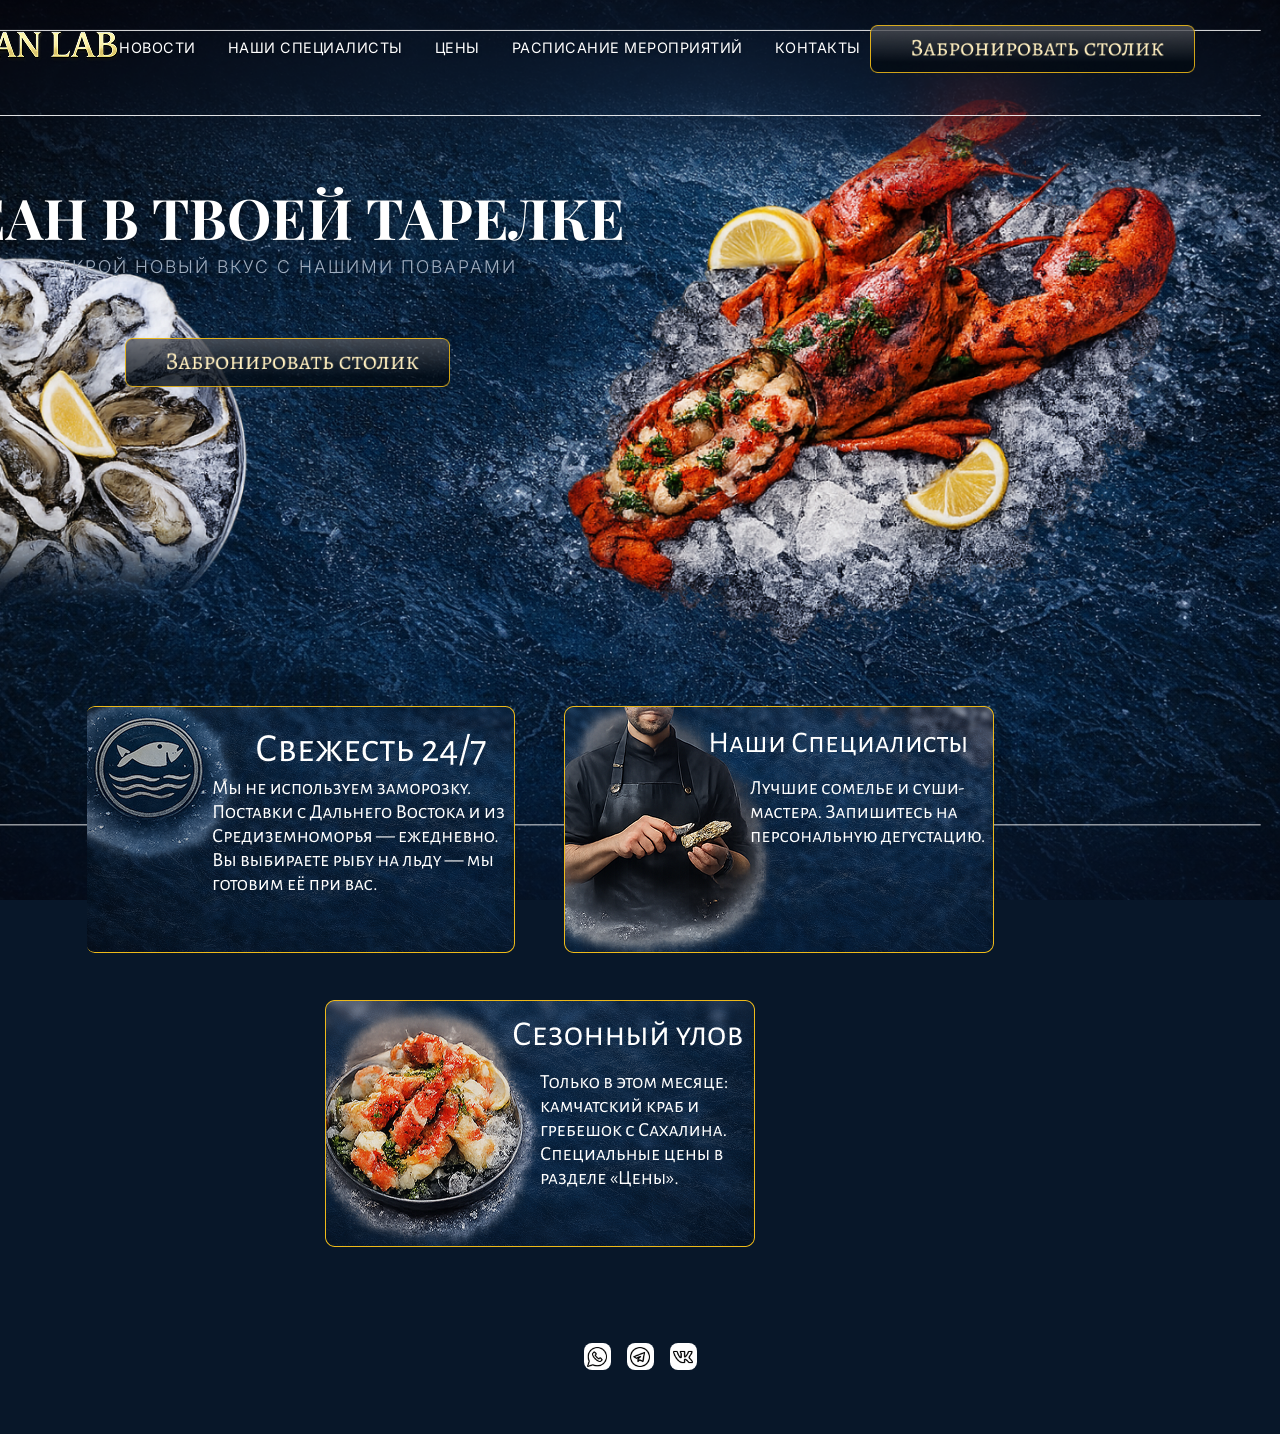
<file: index.html>
<!DOCTYPE html>
<html lang="ru">
<head>
    <meta charset="UTF-8">
    <meta name="viewport" content="width=device-width, initial-scale=1.0">
    <title>OCEAN LAB - Океан в твоей тарелке</title>
    
    <!-- Подключение шрифтов -->
    <link rel="preconnect" href="https://fonts.googleapis.com">
    <link rel="preconnect" href="https://fonts.gstatic.com" crossorigin>
    <link href="https://fonts.googleapis.com/css2?family=Playfair+Display:wght@400;600;700&family=Inter:wght@300;400;500;600&display=swap" rel="stylesheet">
    
    <!-- Подключение внешнего CSS файла -->
    <link rel="stylesheet" href="style.css">
</head>
<body>
    <!-- Фоновое изображение -->
    <div class="background-image"></div>

    <header>
        <div class="container">
            <div class="header-content">
                <!-- Логотип с изображением Rectangle 13.png -->
                <a href="index.html" class="logo">
                    <img src="Rectangle 13.png" alt="OCEAN LAB" width="325" height="100">
                </a>

                <nav>
                    <ul>
                        <li><a href="news.html">Новости</a></li>
                        <li><a href="spesialist.html">Наши специалисты</a></li>
                        <li><a href="menu.html">Цены</a></li>
                        <li><a href="schedule.html">Расписание мероприятий</a></li>
                        <li><a href="contact.html">Контакты</a></li>
                    </ul>
                </nav>

                <a href="reserve.html" class="logo">
                    <img src="Group 3.png" alt="Забронировать столик" width="200" height="60">
                </a>

                <button class="mobile-menu-btn" onclick="toggleMenu()">
                    <span></span>
                    <span></span>
                    <span></span>
                </button>
            </div>
        </div>
    </header>

    <main>
        <section class="hero">
            <div class="container">
                <div class="hero-content">
                    <div class="hero-text">
                        <h1>ОКЕАН В ТВОЕЙ ТАРЕЛКЕ</h1>
                        <p class="hero-subtitle">Открой новый вкус с нашими поварами</p>
                        <a href="reserve.html" class="logo">
                           <img src="Group 3.png" alt="Забронировать столик" width="200" height="60">
                        </a>
                    </div>
                </div>
            </div>
        </section>

        <section class="features">
            <div class="container">
                <div class="features-grid">
                    <!-- Блок 1: Rectangle 10.png -->
                    <div class="feature-card">
                        <img src="Rectangle 10.png" alt="Блок 1" width="430" height="247">
                    </div>

                    <!-- Блок 2: Rectangle 12.png -->
                    <div class="feature-card">
                        <img src="Rectangle 12.png" alt="Блок 2" width="430" height="247">
                    </div>

                    <!-- Блок 3: Rectangle 14.png -->
                    <div class="feature-card">
                        <img src="Rectangle 14.png" alt="Блок 3" width="430" height="247">
                    </div>
                </div>
            </div>
        </section>
    </main>
    
    <!-- Социальные ссылки (вместо footer) -->
    <div class="social-links">
        <!-- WhatsApp -->
        <a href="#" class="social-link whatsapp" aria-label="WhatsApp">
            <img src="free-icon-whatsapp-1077055.png" alt="WhatsApp" width="24" height="24">
        </a>
        
        <!-- Telegram -->
        <a href="#" class="social-link telegram" aria-label="Telegram">
            <img src="free-icon-telegram-2111813.png" alt="Telegram" width="24" height="24">
        </a>
        
        <!-- VK -->
        <a href="#" class="social-link vk" aria-label="VK">
            <img src="free-icon-vk-2111828.png" alt="VK" width="24" height="24">
        </a>
    </div>
</body>
</html>
</file>
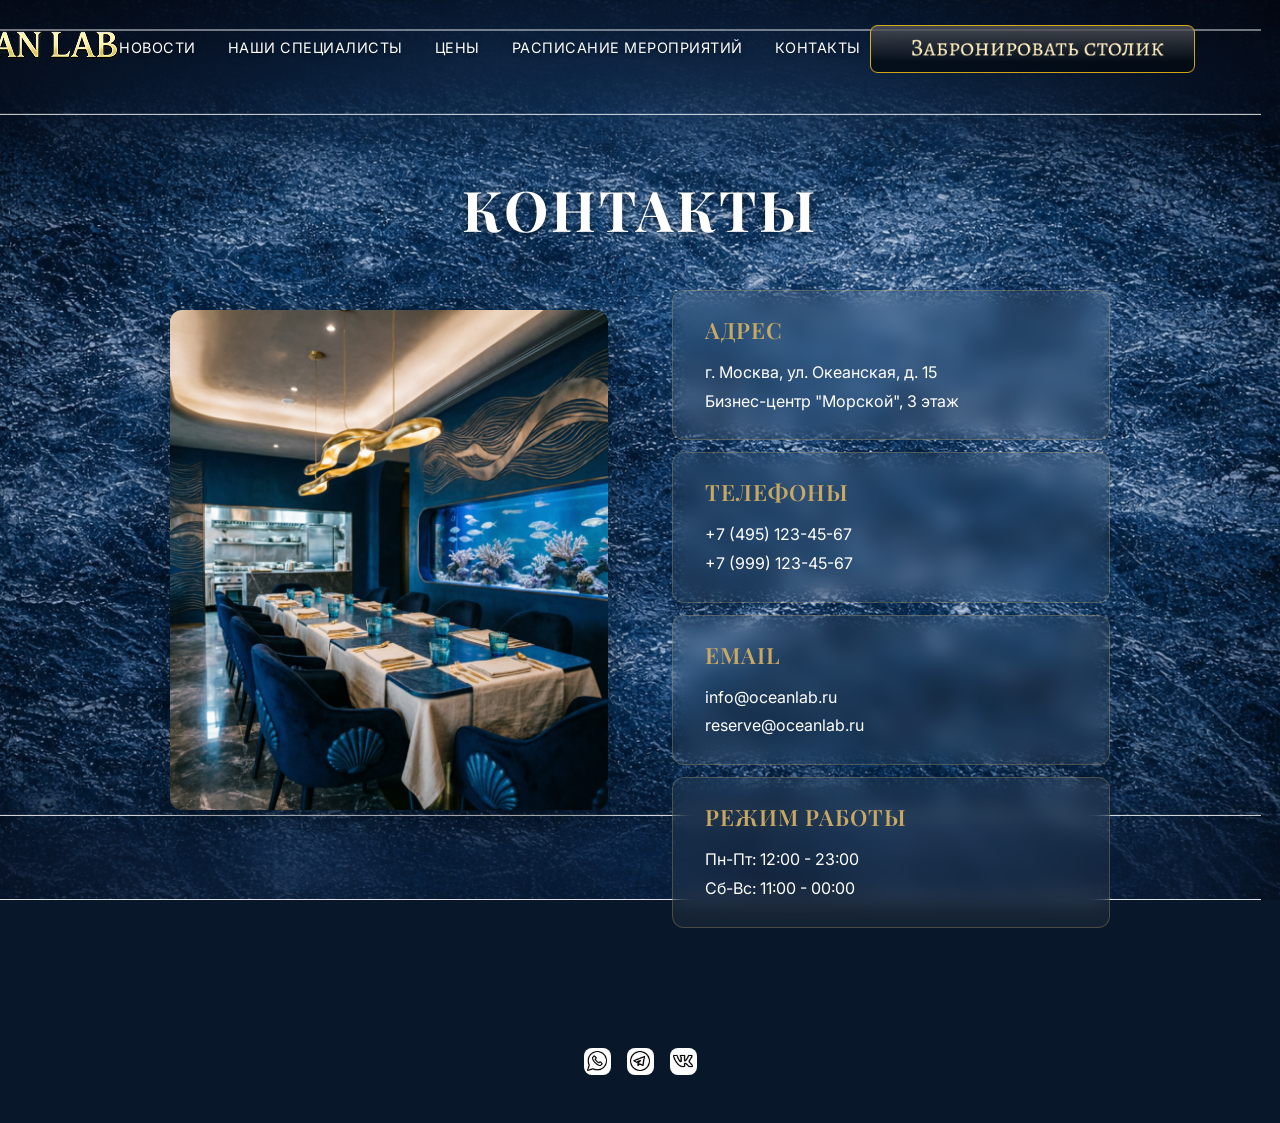
<file: contact.html>
<!DOCTYPE html>
<html lang="ru">
<head>
    <meta charset="UTF-8">
    <meta name="viewport" content="width=device-width, initial-scale=1.0">
    <title>Контакты - OCEAN LAB</title>
    
    <!-- Подключение шрифтов -->
    <link rel="preconnect" href="https://fonts.googleapis.com">
    <link rel="preconnect" href="https://fonts.gstatic.com" crossorigin>
    <link href="https://fonts.googleapis.com/css2?family=Playfair+Display:wght@400;600;700&family=Inter:wght@300;400;500;600&display=swap" rel="stylesheet">
    
    <!-- Подключение CSS -->
    <link rel="stylesheet" href="style.css">
    <link rel="stylesheet" href="contacts-style.css">
</head>
<body>
    <!-- Фоновое изображение -->
    <div class="background-image-all"></div>

    <!-- Header (как на главной) -->
    <header>
        <div class="container">
            <div class="header-content">
                <a href="index.html" class="logo">
                    <img src="Rectangle 13.png" alt="OCEAN LAB" width="325" height="100">
                </a>

                <nav>
                    <ul>
                        <li><a href="news.html">Новости</a></li>
                        <li><a href="spesialist.html">Наши специалисты</a></li>
                        <li><a href="menu.html">Цены</a></li>
                        <li><a href="schedule.html">Расписание мероприятий</a></li>
                        <li><a href="contact.html">Контакты</a></li>
                    </ul>
                </nav>

                <a href="reserve.html" class="logo">
                    <img src="Group 3.png" alt="Забронировать столик" width="200" height="60">
                </a>

                <button class="mobile-menu-btn" onclick="toggleMenu()">
                    <span></span>
                    <span></span>
                    <span></span>
                </button>
            </div>
        </div>
    </header>

    <!-- Секция Контакты -->
    <main>
        <section class="contacts-section">
            <div class="container">
                <h1 class="contacts-title">КОНТАКТЫ</h1>
                
                <div class="contacts-content">
                    <!-- Фотография учреждения -->
                    <div class="contacts-image">
                        <img src="Вставленное изображение.png" alt="OCEAN LAB - Ресторан">
                    </div>

                    <!-- Контактная информация -->
                    <div class="contacts-info">
                        <!-- Адрес -->
                        <div class="contact-block">
                            <h3 class="contact-block-title">Адрес</h3>
                            <p class="contact-text">
                                г. Москва, ул. Океанская, д. 15<br>
                                Бизнес-центр "Морской", 3 этаж
                            </p>
                        </div>

                        <!-- Телефоны -->
                        <div class="contact-block">
                            <h3 class="contact-block-title">Телефоны</h3>
                            <p class="contact-text">
                                 <a href="tel:+74951234567">+7 (495) 123-45-67</a><br>
                                 <a href="tel:+79991234567">+7 (999) 123-45-67</a>
                            </p>
                        </div>

                        <!-- Email -->
                        <div class="contact-block">
                            <h3 class="contact-block-title">Email</h3>
                            <p class="contact-text">
                                <a href="mailto:info@oceanlab.ru">info@oceanlab.ru</a><br>
                                <a href="mailto:reserve@oceanlab.ru">reserve@oceanlab.ru</a>
                            </p>
                        </div>

                        <!-- Режим работы -->
                        <div class="contact-block">
                            <h3 class="contact-block-title">Режим работы</h3>
                            <p class="contact-text">
                                Пн-Пт: 12:00 - 23:00<br>
                                Сб-Вс: 11:00 - 00:00
                            </p>
                        </div>
                    </div>
                </div>
            </div>
        </section>
    </main>
    
    <!-- Социальные ссылки -->
    <div class="social-links">
        <a href="#" class="social-link whatsapp" aria-label="WhatsApp">
            <img src="free-icon-whatsapp-1077055.png" alt="WhatsApp" width="24" height="24">
        </a>
        
        <a href="#" class="social-link telegram" aria-label="Telegram">
            <img src="free-icon-telegram-2111813.png" alt="Telegram" width="24" height="24">
        </a>
        
        <a href="#" class="social-link vk" aria-label="VK">
            <img src="free-icon-vk-2111828.png" alt="VK" width="24" height="24">
        </a>
    </div>
</body>
</html>
</file>
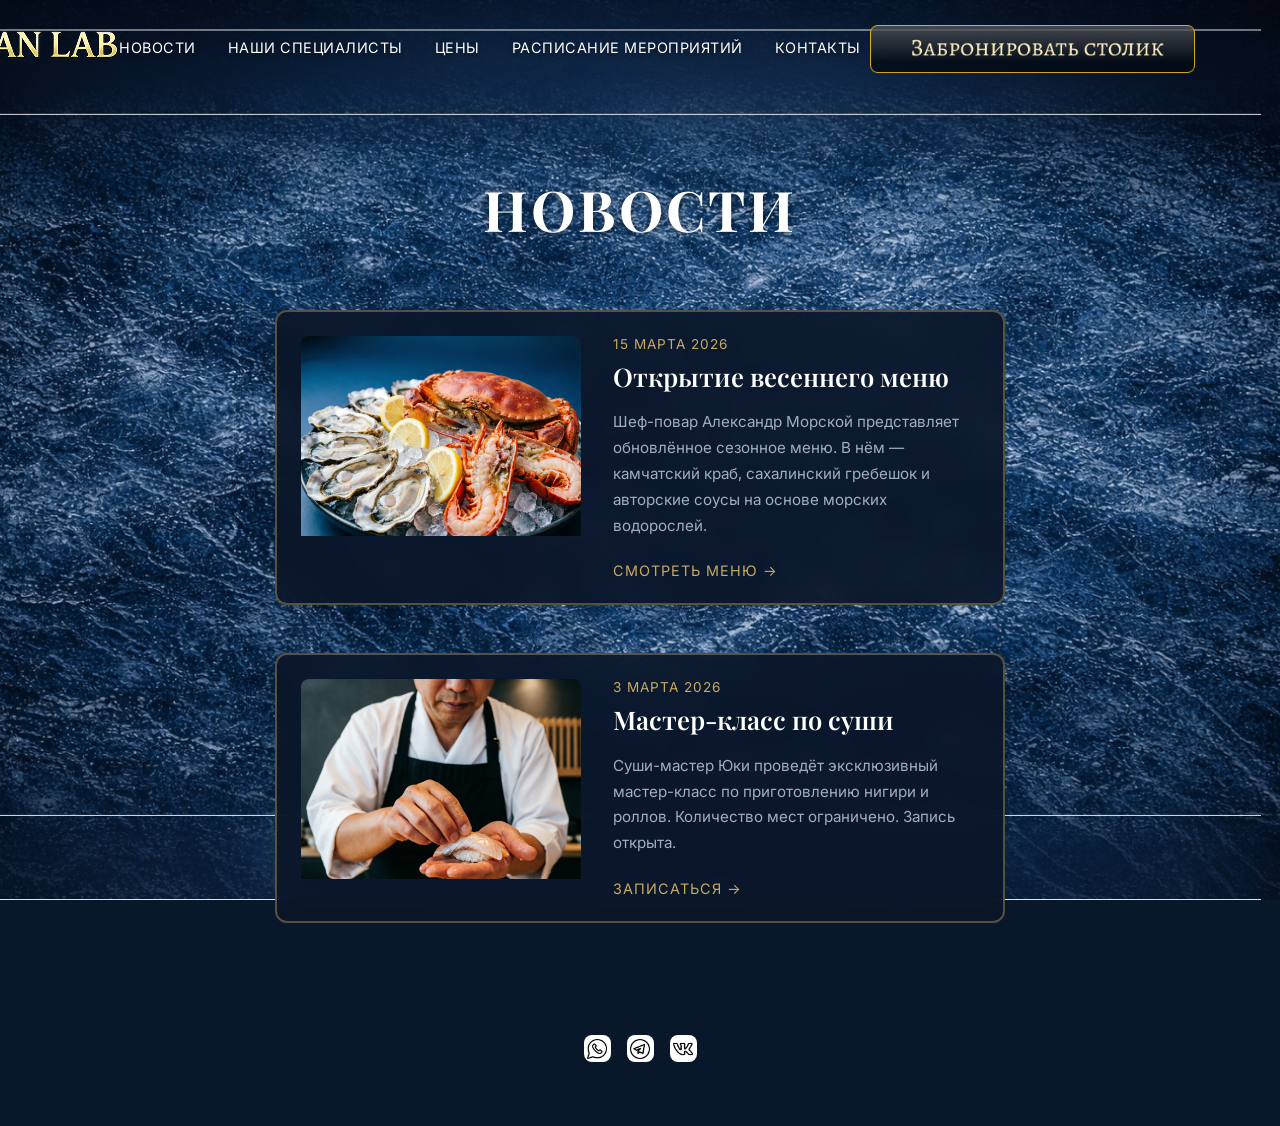
<file: news.html>
<!DOCTYPE html>
<html lang="ru">
<head>
    <meta charset="UTF-8">
    <meta name="viewport" content="width=device-width, initial-scale=1.0">
    <title>Новости - OCEAN LAB</title>
    
    <!-- Подключение шрифтов -->
    <link rel="preconnect" href="https://fonts.googleapis.com">
    <link rel="preconnect" href="https://fonts.gstatic.com" crossorigin>
    <link href="https://fonts.googleapis.com/css2?family=Playfair+Display:wght@400;600;700&family=Inter:wght@300;400;500;600&display=swap" rel="stylesheet">
    
    <!-- Подключение CSS -->
    <link rel="stylesheet" href="style.css">
    <link rel="stylesheet" href="news-style.css">
</head>
<body>
    <!-- Фоновое изображение -->
    <div class="background-image-all"></div>

    <!-- Header (как на главной) -->
    <header>
        <div class="container">
            <div class="header-content">
                <a href="index.html" class="logo">
                    <img src="Rectangle 13.png" alt="OCEAN LAB" width="325" height="100">
                </a>

                <nav>
                    <ul>
                        <li><a href="news.html">Новости</a></li>
                        <li><a href="spesialist.html">Наши специалисты</a></li>
                        <li><a href="menu.html">Цены</a></li>
                        <li><a href="schedule.html">Расписание мероприятий</a></li>
                        <li><a href="contact.html">Контакты</a></li>
                    </ul>
                </nav>

                <a href="reserve.html" class="logo">
                    <img src="Group 3.png" alt="Забронировать столик" width="200" height="60">
                </a>

                <button class="mobile-menu-btn" onclick="toggleMenu()">
                    <span></span>
                    <span></span>
                    <span></span>
                </button>
            </div>
        </div>
    </header>

    <!-- Секция Новости -->
    <main>
        <section class="news-section">
            <div class="container">
                <h1 class="news-title">НОВОСТИ</h1>
                
                <div class="news-list">
                    <!-- Новость 1 -->
                    <article class="news-card">
                        <div class="news-image">
                            <img src="Вставленное изображение (2).png" alt="Новое меню">
                        </div>
                        <div class="news-content">
                            <time class="news-date">15 марта 2026</time>
                            <h2 class="news-headline">Открытие весеннего меню</h2>
                            <p class="news-text">
                                Шеф-повар Александр Морской представляет обновлённое сезонное меню. 
                                В нём — камчатский краб, сахалинский гребешок и авторские соусы 
                                на основе морских водорослей.
                            </p>
                            <a href="menu.html" class="news-link">Смотреть меню →</a>
                        </div>
                    </article>

                    <!-- Новость 2 -->
                    <article class="news-card">
                        <div class="news-image">
                            <img src="Вставленное изображение (3).png" alt="Мастер-класс">
                        </div>
                        <div class="news-content">
                            <time class="news-date">3 марта 2026</time>
                            <h2 class="news-headline">Мастер-класс по суши</h2>
                            <p class="news-text">
                                Суши-мастер Юки проведёт эксклюзивный мастер-класс по приготовлению 
                                нигири и роллов. Количество мест ограничено. Запись открыта.
                            </p>
                            <a href="schedule.html" class="news-link">Записаться →</a>
                        </div>
                    </article>
                </div>
            </div>
        </section>
    </main>
    
    <!-- Социальные ссылки -->
    <div class="social-links">
        <a href="#" class="social-link whatsapp" aria-label="WhatsApp">
            <img src="free-icon-whatsapp-1077055.png" alt="WhatsApp" width="24" height="24">
        </a>
        
        <a href="#" class="social-link telegram" aria-label="Telegram">
            <img src="free-icon-telegram-2111813.png" alt="Telegram" width="24" height="24">
        </a>
        
        <a href="#" class="social-link vk" aria-label="VK">
            <img src="free-icon-vk-2111828.png" alt="VK" width="24" height="24">
        </a>
    </div>
</body>
</html>
</file>
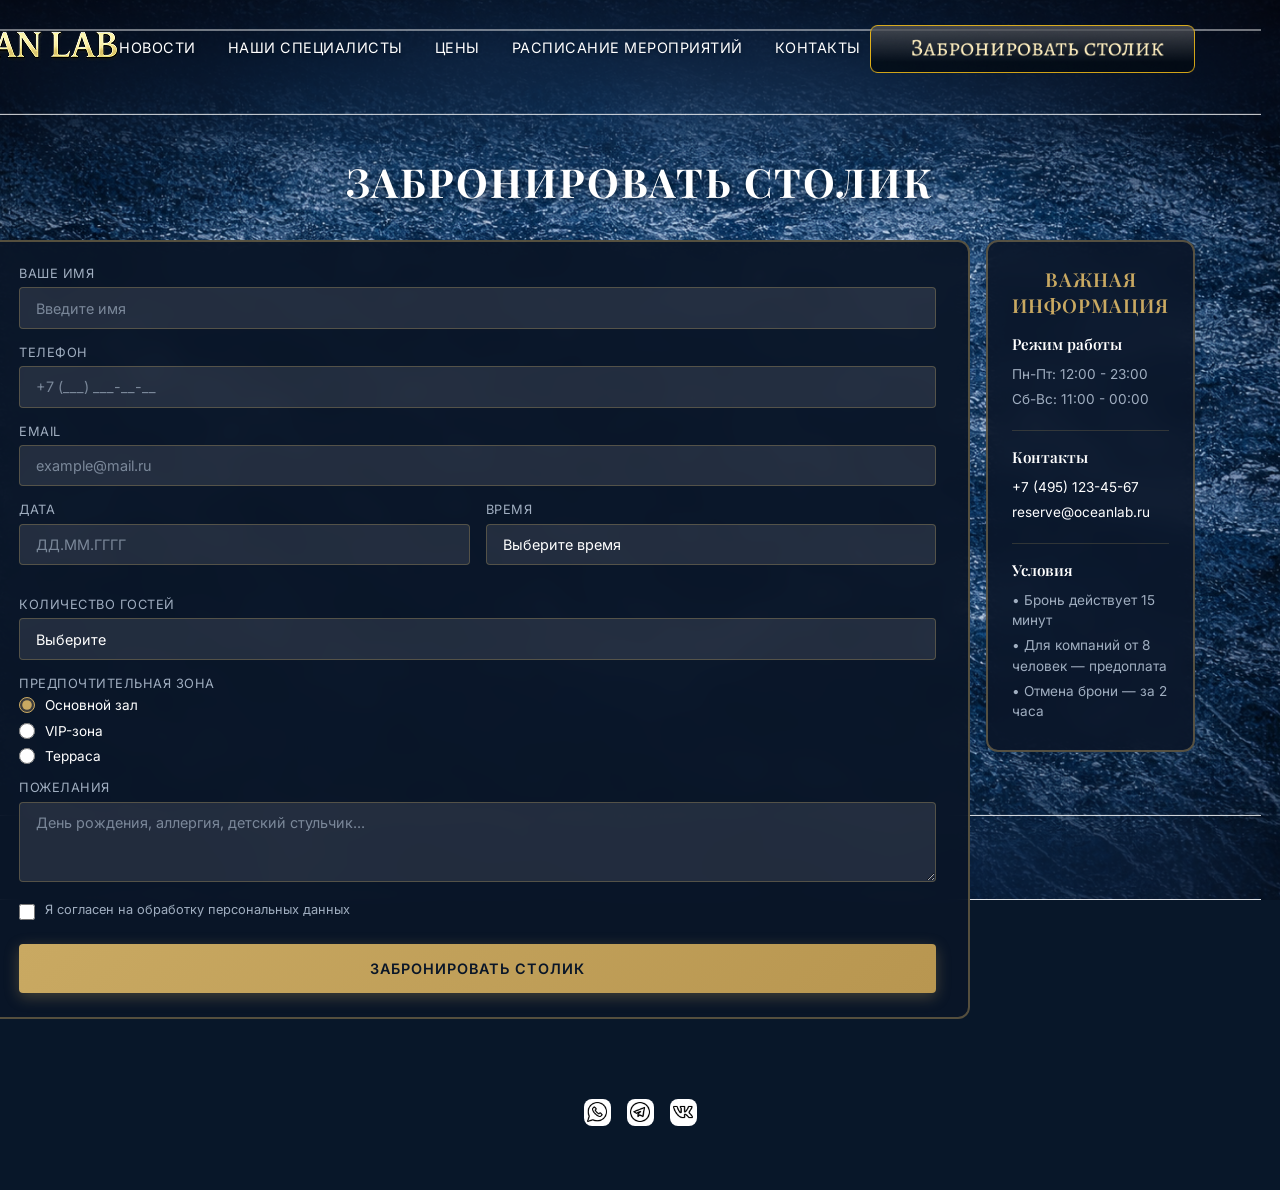
<file: reserve.html>
<!DOCTYPE html>
<html lang="ru">
<head>
    <meta charset="UTF-8">
    <meta name="viewport" content="width=device-width, initial-scale=1.0">
    <title>Забронировать столик - OCEAN LAB</title>
    
    <!-- Подключение шрифтов -->
    <link rel="preconnect" href="https://fonts.googleapis.com">
    <link rel="preconnect" href="https://fonts.gstatic.com" crossorigin>
    <link href="https://fonts.googleapis.com/css2?family=Playfair+Display:wght@400;600;700&family=Inter:wght@300;400;500;600&display=swap" rel="stylesheet">
    
    <!-- Подключение CSS -->
    <link rel="stylesheet" href="style.css">
    <link rel="stylesheet" href="reserve-style.css">
</head>
<body>
    <!-- Фоновое изображение -->
    <div class="background-image-all"></div>

    <!-- Header (как на главной) -->
    <header>
        <div class="container">
            <div class="header-content">
                <a href="index.html" class="logo">
                    <img src="Rectangle 13.png" alt="OCEAN LAB" width="325" height="100">
                </a>

                <nav>
                    <ul>
                        <li><a href="news.html">Новости</a></li>
                        <li><a href="spesialist.html">Наши специалисты</a></li>
                        <li><a href="menu.html">Цены</a></li>
                        <li><a href="schedule.html">Расписание мероприятий</a></li>
                        <li><a href="contact.html">Контакты</a></li>
                    </ul>
                </nav>

                <a href="reserve.html" class="logo">
                    <img src="Group 3.png" alt="Забронировать столик" width="200" height="60">
                </a>

                <button class="mobile-menu-btn" onclick="toggleMenu()">
                    <span></span>
                    <span></span>
                    <span></span>
                </button>
            </div>
        </div>
    </header>

    <!-- Секция Бронирования -->
    <main>
        <section class="reserve-section">
            <div class="container">
                <h1 class="reserve-title">ЗАБРОНИРОВАТЬ СТОЛИК</h1>
                
                <div class="reserve-wrapper">
                    <!-- Форма бронирования -->
                    <form class="reserve-form" action="#" method="POST" novalidate>
                        
                        <!-- Имя -->
                        <div class="form-group">
                            <label for="name" class="form-label">Ваше имя</label>
                            <input type="text" id="name" name="name" class="form-input" placeholder="Введите имя">
                        </div>

                        <!-- Телефон -->
                        <div class="form-group">
                            <label for="phone" class="form-label">Телефон</label>
                            <input type="tel" id="phone" name="phone" class="form-input" placeholder="+7 (___) ___-__-__">
                        </div>

                        <!-- Email -->
                        <div class="form-group">
                            <label for="email" class="form-label">Email</label>
                            <input type="email" id="email" name="email" class="form-input" placeholder="example@mail.ru">
                        </div>

                        <!-- Дата и время -->
                        <div class="form-row">
                            <div class="form-group">
                                <label for="date" class="form-label">Дата</label>
                                <input type="text" id="date" name="date" class="form-input" placeholder="ДД.ММ.ГГГГ">
                            </div>
                            <div class="form-group">
                                <label for="time" class="form-label">Время</label>
                                <select id="time" name="time" class="form-input">
                                    <option value="">Выберите время</option>
                                    <option value="12:00">12:00</option>
                                    <option value="13:00">13:00</option>
                                    <option value="14:00">14:00</option>
                                    <option value="15:00">15:00</option>
                                    <option value="16:00">16:00</option>
                                    <option value="17:00">17:00</option>
                                    <option value="18:00">18:00</option>
                                    <option value="19:00">19:00</option>
                                    <option value="20:00">20:00</option>
                                    <option value="21:00">21:00</option>
                                    <option value="22:00">22:00</option>
                                </select>
                            </div>
                        </div>

                        <!-- Количество гостей -->
                        <div class="form-group">
                            <label for="guests" class="form-label">Количество гостей</label>
                            <select id="guests" name="guests" class="form-input">
                                <option value="">Выберите</option>
                                <option value="1">1 человек</option>
                                <option value="2">2 человека</option>
                                <option value="3">3 человека</option>
                                <option value="4">4 человека</option>
                                <option value="5">5 человек</option>
                                <option value="6">6 человек</option>
                                <option value="7+">7+ человек</option>
                            </select>
                        </div>

                        <!-- Зона -->
                        <div class="form-group">
                            <label class="form-label">Предпочтительная зона</label>
                            <div class="radio-group">
                                <label class="radio-label">
                                    <input type="radio" name="zone" value="main" checked>
                                    <span>Основной зал</span>
                                </label>
                                <label class="radio-label">
                                    <input type="radio" name="zone" value="vip">
                                    <span>VIP-зона</span>
                                </label>
                                <label class="radio-label">
                                    <input type="radio" name="zone" value="terrace">
                                    <span>Терраса</span>
                                </label>
                            </div>
                        </div>

                        <!-- Комментарий -->
                        <div class="form-group">
                            <label for="comment" class="form-label">Пожелания</label>
                            <textarea id="comment" name="comment" class="form-input form-textarea" rows="3" placeholder="День рождения, аллергия, детский стульчик..."></textarea>
                        </div>

                        <!-- Согласие -->
                        <div class="form-consent">
                            <label class="checkbox-label">
                                <input type="checkbox" name="consent">
                                <span>Я согласен на обработку персональных данных</span>
                            </label>
                        </div>

                        <!-- Кнопка отправки -->
                        <button type="submit" class="btn-submit">Забронировать столик</button>
                    </form>

                    <!-- Информация о бронировании -->
                    <div class="reserve-info">
                        <h3 class="info-title">Важная информация</h3>
                        
                        <div class="info-block">
                            <h4>Режим работы</h4>
                            <p>Пн-Пт: 12:00 - 23:00</p>
                            <p>Сб-Вс: 11:00 - 00:00</p>
                        </div>

                        <div class="info-block">
                            <h4>Контакты</h4>
                            <p><a href="tel:+74951234567">+7 (495) 123-45-67</a></p>
                            <p><a href="mailto:reserve@oceanlab.ru">reserve@oceanlab.ru</a></p>
                        </div>

                        <div class="info-block">
                            <h4>Условия</h4>
                            <p>• Бронь действует 15 минут</p>
                            <p>• Для компаний от 8 человек — предоплата</p>
                            <p>• Отмена брони — за 2 часа</p>
                        </div>
                    </div>
                </div>
            </div>
        </section>
    </main>
    
    <!-- Социальные ссылки -->
    <div class="social-links">
        <a href="#" class="social-link whatsapp" aria-label="WhatsApp">
            <img src="free-icon-whatsapp-1077055.png" alt="WhatsApp" width="24" height="24">
        </a>
        
        <a href="#" class="social-link telegram" aria-label="Telegram">
            <img src="free-icon-telegram-2111813.png" alt="Telegram" width="24" height="24">
        </a>
        
        <a href="#" class="social-link vk" aria-label="VK">
            <img src="free-icon-vk-2111828.png" alt="VK" width="24" height="24">
        </a>
    </div>

    <script>
        document.addEventListener('DOMContentLoaded', function() {
            const dateInput = document.getElementById('date');
            dateInput.addEventListener('input', function(e) {
                let value = e.target.value.replace(/\D/g, '');
                if (value.length > 8) value = value.slice(0, 8);
                if (value.length >= 5) {
                    value = value.slice(0, 2) + '.' + value.slice(2, 4) + '.' + value.slice(4);
                } else if (value.length >= 3) {
                    value = value.slice(0, 2) + '.' + value.slice(2);
                }
                e.target.value = value;
            });
        });
    </script>
</body>
</html>
</file>
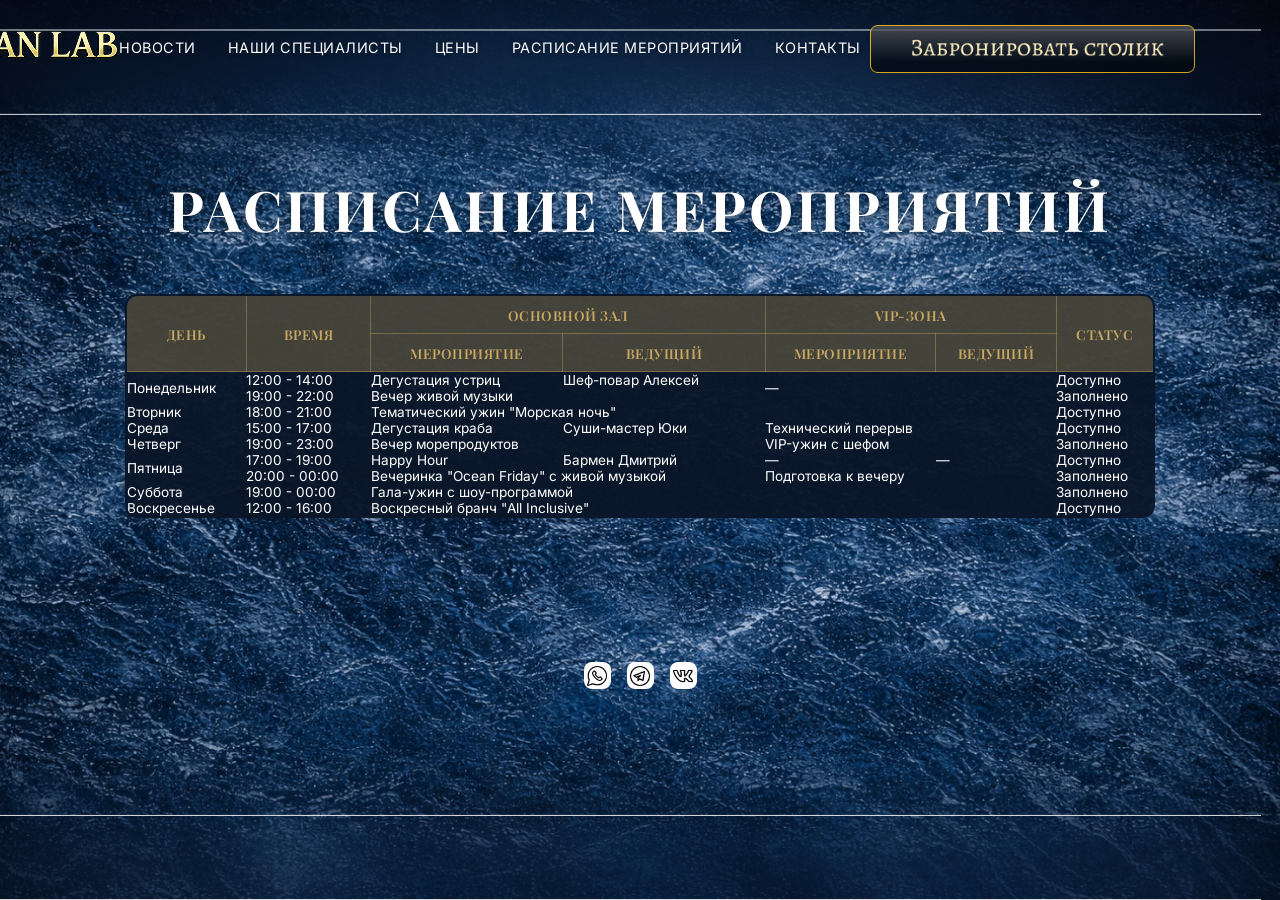
<file: schedule.html>
<!DOCTYPE html>
<html lang="ru">
<head>
    <meta charset="UTF-8">
    <meta name="viewport" content="width=device-width, initial-scale=1.0">
    <title>Расписание - OCEAN LAB</title>
    
    <link rel="preconnect" href="https://fonts.googleapis.com">
    <link rel="preconnect" href="https://fonts.gstatic.com" crossorigin>
    <link href="https://fonts.googleapis.com/css2?family=Playfair+Display:wght@400;600;700&family=Inter:wght@300;400;500;600&display=swap" rel="stylesheet">
    
    <link rel="stylesheet" href="style.css">
    <link rel="stylesheet" href="schedule-style.css">
</head>
<body>
   
    <div class="background-image-all"></div>

   
    <header>
        <div class="container">
            <div class="header-content">
                <a href="index.html" class="logo">
                    <img src="Rectangle 13.png" alt="OCEAN LAB" width="325" height="100">
                </a>

                <nav>
                    <ul>
                        <li><a href="news.html">Новости</a></li>
                        <li><a href="spesialist.html">Наши специалисты</a></li>
                        <li><a href="menu.html">Цены</a></li>
                        <li><a href="schedule.html">Расписание мероприятий</a></li>
                        <li><a href="contact.html">Контакты</a></li>
                    </ul>
                </nav>

                <a href="reserve.html" class="logo">
                    <img src="Group 3.png" alt="Забронировать столик" width="200" height="60">
                </a>

                <button class="mobile-menu-btn" onclick="toggleMenu()">
                    <span></span>
                    <span></span>
                    <span></span>
                </button>
            </div>
        </div>
    </header>

    <main>
        <section class="schedule-section">
            <div class="container">
                <h1 class="schedule-title">РАСПИСАНИЕ МЕРОПРИЯТИЙ</h1>
                
                <div class="schedule-table-wrapper">
                    <table class="schedule-table">
                        <thead>
                            <tr>
                                <th rowspan="2">День</th>
                                <th rowspan="2">Время</th>
                                <th colspan="2">Основной зал</th>
                                <th colspan="2">VIP-зона</th>
                                <th rowspan="2">Статус</th>
                            </tr>
                            <tr>
                                <th>Мероприятие</th>
                                <th>Ведущий</th>
                                <th>Мероприятие</th>
                                <th>Ведущий</th>
                            </tr>
                        </thead>
                        <tbody>
                            <!-- Понедельник -->
                            <tr>
                                <td rowspan="2" class="day-cell">Понедельник</td>
                                <td>12:00 - 14:00</td>
                                <td>Дегустация устриц</td>
                                <td>Шеф-повар Алексей</td>
                                <td rowspan="2" colspan="2" class="merged-event">—</td>
                                <td class="status-available">Доступно</td>
                            </tr>
                            <tr>
                                <td>19:00 - 22:00</td>
                                <td colspan="2" class="merged-event">Вечер живой музыки</td>
                                <td class="status-booked">Заполнено</td>
                            </tr>

                            <!-- Вторник -->
                            <tr>
                                <td class="day-cell">Вторник</td>
                                <td>18:00 - 21:00</td>
                                <td colspan="4" class="merged-event">Тематический ужин "Морская ночь"</td>
                                <td class="status-available">Доступно</td>
                            </tr>

                            <!-- Среда -->
                            <tr>
                                <td class="day-cell">Среда</td>
                                <td>15:00 - 17:00</td>
                                <td>Дегустация краба</td>
                                <td>Суши-мастер Юки</td>
                                <td colspan="2" class="merged-event">Технический перерыв</td>
                                <td class="status-available">Доступно</td>
                            </tr>

                            <!-- Четверг -->
                            <tr>
                                <td class="day-cell">Четверг</td>
                                <td>19:00 - 23:00</td>
                                <td colspan="2" class="merged-event">Вечер морепродуктов</td>
                                <td colspan="2" class="merged-event">VIP-ужин с шефом</td>
                                <td class="status-booked">Заполнено</td>
                            </tr>

                            <!-- Пятница -->
                            <tr>
                                <td rowspan="2" class="day-cell">Пятница</td>
                                <td>17:00 - 19:00</td>
                                <td>Happy Hour</td>
                                <td>Бармен Дмитрий</td>
                                <td class="merged-event">—</td>
                                <td class="merged-event">—</td>
                                <td class="status-available">Доступно</td>
                            </tr>
                            <tr>
                                <td>20:00 - 00:00</td>
                                <td colspan="2" class="merged-event">Вечеринка "Ocean Friday" с живой музыкой</td>
                                <td colspan="2" class="merged-event">Подготовка к вечеру</td>
                                <td class="status-booked">Заполнено</td>
                            </tr>

                            <!-- Суббота -->
                            <tr>
                                <td class="day-cell">Суббота</td>
                                <td>19:00 - 00:00</td>
                                <td colspan="4" class="merged-event">Гала-ужин с шоу-программой</td>
                                <td class="status-booked">Заполнено</td>
                            </tr>

                            <!-- Воскресенье -->
                            <tr>
                                <td class="day-cell">Воскресенье</td>
                                <td>12:00 - 16:00</td>
                                <td colspan="4" class="merged-event">Воскресный бранч "All Inclusive"</td>
                                <td class="status-available">Доступно</td>
                            </tr>
                        </tbody>
                    </table>
                </div>
            </div>
        </section>
    </main>
    
    <div class="social-links">
        <a href="#" class="social-link whatsapp" aria-label="WhatsApp">
            <img src="free-icon-whatsapp-1077055.png" alt="WhatsApp" width="24" height="24">
        </a>
        
        <a href="#" class="social-link telegram" aria-label="Telegram">
            <img src="free-icon-telegram-2111813.png" alt="Telegram" width="24" height="24">
        </a>
        
        <a href="#" class="social-link vk" aria-label="VK">
            <img src="free-icon-vk-2111828.png" alt="VK" width="24" height="24">
        </a>
    </div>
</body>
</html>
</file>
<file: style.css>
/* =========================================
   OCEAN LAB - Стили
   Файл: style.css
   ========================================= */

/* Сброс стилей */
* {
    margin: 0;
    padding: 0;
    box-sizing: border-box;
}

/* Переменные цветов */
:root {
    --primary-gold: #c9a962;
    --dark-blue: #0a1628;
    --darker-blue: #051020;
    --text-light: #ffffff;
    --text-muted: #a0aec0;
}

/* Базовые стили body */
body {
    font-family: 'Inter', sans-serif;
    min-height: 100vh;
    background: #081729;
    color: var(--text-light);
    overflow-x: hidden;
    overflow: hidden;
}

/* Навигация */
nav {
   margin-left: -300px;
   margin-top: -30px;
}

/* Фоновое изображение */
.background-image {
    position: absolute;
    top: 0;
    left: 0;
    width: 100%;
    height: 100%;
    background-image: url('Desktop - 1.png');
    background-size: cover;
    background-position: right center;
    background-repeat: no-repeat;
    opacity: 1;
    z-index: -1;
}
.background-image-all {
    position: absolute;
    top: 0;
    left: 0;
    width: 100%;
    height: 100%;
    background-image: url('Desktop - 1(1).png');
    background-size: cover;
    background-position: right center;
    background-repeat: no-repeat;
    opacity: 1;
    z-index: -1;
}

/* Контейнер */
.container {
    max-width: 1400px;
    margin: 0 auto;
    padding: 0 85px;
}

/* =========================================
   Header
   ========================================= */
header {
    padding: 1.5rem 0;
    background: transparent;
    z-index: 100;
    border-bottom: none;
}

.header-content {
    display: flex;
    justify-content: space-between;
    align-items: center;
}

/* Логотип */
.logo {
    display: flex;
    align-items: center;
    text-decoration: none;
    margin-top: -25px;
    margin-left: -270px;
}

.logo img {
    width: 325px;
    height: 100px;
    object-fit: contain;
    display: block;
}

/* Меню навигации */
nav ul {
    display: flex;
    list-style: none;
    gap: 2rem;
}

nav a {
    color: var(--text-light);
    text-decoration: none;
    font-size: 0.9rem;
    font-weight: 400;
    letter-spacing: 0.5px;
    text-transform: uppercase;
    text-shadow: 0 2px 4px rgba(0,0,0,0.3);
}

nav a:hover {
    color: var(--primary-gold);
}

/* Кнопка резервации (в хедере) */
.btn-reserve {
    padding: 0.75rem 1.5rem;
    background: transparent;
    border: 1px solid var(--primary-gold);
    color: var(--primary-gold);
    text-decoration: none;
    font-size: 0.85rem;
    font-weight: 500;
    letter-spacing: 1px;
    border-radius: 4px;
    text-transform: uppercase;
    text-shadow: 0 2px 4px rgba(0,0,0,0.3);
}

.btn-reserve:hover {
    background: var(--primary-gold);
    color: var(--dark-blue);
}

/* =========================================
   Hero Section
   ========================================= */
.hero {
    padding: 5rem 0;
    position: relative;
}

.hero-content {
    display: grid;
    grid-template-columns: 1fr;
    gap: 2rem;
    align-items: center;
    text-align: right;
}

.hero-text {
    padding-right: 0;
    margin-left: auto;
    margin-right: 0;
    max-width: 800px;
}

.hero h1 {
    font-family: 'Playfair Display', serif;
    font-size: 3.5rem;
    font-weight: 700;
    line-height: 1.2;
    margin-bottom: 1rem;
    margin-left: -100px;
    color: var(--text-light);
    text-shadow: 0 2px 10px rgba(0,0,0,0.4);
    transform: translateX(-570px) translateY(-20px);
    white-space: nowrap;
}

.hero-subtitle {
    font-size: 1.1rem;
    font-weight: 300;
    margin-left: 400px;
    margin-top: -10px;
    color: var(--text-muted);
    margin-bottom: 2.5rem;
    letter-spacing: 2px;
    text-transform: uppercase;
    transform: translateX(-750px) translateY(-20px);
    white-space: nowrap;
}

/* Кнопка в hero-секции */
.btn-primary {
    display: inline-block;
    padding: 1rem 2.5rem;
    background: linear-gradient(135deg, var(--primary-gold) 0%, #b89650 100%);
    color: var(--dark-blue);
    text-decoration: none;
    font-weight: 600;
    letter-spacing: 1px;
    border-radius: 4px;
    text-transform: uppercase;
    box-shadow: 0 4px 15px rgba(201, 169, 98, 0.3);
}

.btn-primary:hover {
    background: #b89650;
}

/* =========================================
   Features Section
   ========================================= */
.features {
    padding: 4rem 0;
    margin-top: 150px;
    margin-left: -200px;
}

.features-grid {
    display: flex;
    flex-direction: row;
    justify-content: flex-start;
    align-items: flex-start;
    gap: 47px;
    flex-wrap: nowrap;
}

.feature-card {
    width: 430px;
    height: 247px;
    flex-shrink: 0;
    border-radius: 8px;
    overflow: hidden;
    position: relative;
}

.feature-card img {
    width: 100%;
    height: 100%;
    object-fit: cover;
    display: block;
}

/* =========================================
   Социальные ссылки
   ========================================= */
.social-links {
    display: flex;
    gap: 1rem;
    justify-content: center;
    padding: 2rem 0;
    margin-bottom: 2rem;
}

.social-link {
    width: 27px;
    height: 27px;
    border-radius: 8px;
    display: flex;
    align-items: center;
    justify-content: center;
    text-decoration: none;
    background: #FFFFFF;
    transition: none;
}

.social-links img {
    width: 20px;
    height: 20px;
    object-fit: contain;
    display: block;
}

.social-link.whatsapp { background: #FFFFFF; }
.social-link.telegram { background: #FFFFFF; }
.social-link.vk { background: #FFFFFF; }

/* =========================================
   Mobile Menu Button
   ========================================= */
.mobile-menu-btn {
    display: none;
    flex-direction: column;
    gap: 5px;
    background: none;
    border: none;
    cursor: pointer;
    padding: 5px;
}

.mobile-menu-btn span {
    width: 25px;
    height: 2px;
    background: var(--primary-gold);
}

/* =========================================
   Адаптивность (Responsive)
   ========================================= */

/* Планшеты и небольшие десктопы */
@media (max-width: 1450px) {
    .features-grid {
        flex-wrap: wrap;
        justify-content: center;
    }
}

/* Планшеты */
@media (max-width: 1200px) {
    .features {
        margin-left: 0;
    }
    .features-grid {
        flex-direction: column;
        align-items: center;
    }
    .feature-card {
        width: 430px;
        height: 247px;
    }
}

/* Мобильные устройства */
@media (max-width: 768px) {
    .container {
        padding: 0 20px;
    }

    .header-content {
        flex-wrap: wrap;
        gap: 1rem;
    }

    .logo img {
        width: 260px;
        height: 80px;
    }

    nav {
        display: none;
        width: 100%;
        order: 3;
    }

    nav ul {
        flex-wrap: wrap;
        justify-content: center;
        gap: 1rem;
    }

    .mobile-menu-btn {
        display: flex;
    }

    .btn-reserve {
        display: none;
    }

    .hero h1 {
        font-size: 2.2rem;
        transform: none;
        margin-left: 0;
    }

    .hero-subtitle {
        font-size: 0.9rem;
        transform: none;
        margin-left: 0;
    }

    .hero-content {
        text-align: center;
    }

    .hero-text {
        margin-left: auto;
        margin-right: auto;
    }

    .feature-card {
        width: 100%;
        max-width: 430px;
        height: auto;
        aspect-ratio: 430/247;
    }
}

/* =========================================
   Страница Меню - только фотографии
   ========================================= */

.menu-section {
    padding: 3rem 0 5rem;
}

/* Заголовок */
.menu-title {
    font-family: 'Playfair Display', serif;
    font-size: 3.5rem;
    font-weight: 700;
    text-align: center;
    color: var(--text-light);
    text-shadow: 0 2px 10px rgba(0,0,0,0.5);
    margin-bottom: 3rem;
    letter-spacing: 3px;
    text-transform: uppercase;
}

/* Сетка для фото */
.menu-grid {
    display: grid;
    grid-template-columns: repeat(4, 1fr);
    gap: 4rem;
    max-width: 1400px;
    margin: 0 auto;
    padding: 0 85px;
}

/* Элемент меню (фото + текст) */
.menu-item {
    text-align: center;
}

.menu-item img {
    width: 150%;
    height: auto;
    object-fit: cover;
    display: block;
    margin: 0 auto 1rem;
}

.menu-item p {
    font-family: 'Playfair Display', serif;
    font-size: 1.1rem;
    color: var(--text-light);
    margin: 0;
    text-transform: uppercase;
    letter-spacing: 1px;
}

/* =========================================
   Адаптивность
   ========================================= */

/* Планшеты - 2 колонки */
@media (max-width: 1200px) {
    .menu-grid {
        grid-template-columns: repeat(2, 1fr);
        padding: 0 40px;
    }
    
    .menu-title {
        font-size: 2.8rem;
    }
}

/* Мобильные - 1 колонка */
@media (max-width: 768px) {
    .menu-grid {
        grid-template-columns: 1fr;
        padding: 0 20px;
    }
    
    .menu-title {
        font-size: 2.2rem;
    }
    
    .menu-item img {
        max-width: 100%;
    }
}
</file>
<file: contacts-style.css>
.contacts-section {
    padding: 3rem 0 5rem;
    min-height: calc(100vh - 200px);
}

/* Заголовок */
.contacts-title {
    font-family: 'Playfair Display', serif;
    font-size: 3.5rem;
    font-weight: 700;
    text-align: center;
    color: var(--text-light);
    text-shadow: 0 2px 10px rgba(0,0,0,0.5);
    margin-bottom: 4rem;
    letter-spacing: 3px;
    text-transform: uppercase;
}

/* Контент контактов */
.contacts-content {
    display: grid;
    grid-template-columns: 1fr 1fr;
    gap: 4rem;
    max-width: 1200px;
    margin: 0 auto 4rem;
    padding: 0 85px;
    align-items: start;
}

/* Фотография ресторана */
.contacts-image {
    border-radius: 12px;
    overflow: hidden;
    box-shadow: 0 10px 40px rgba(0,0,0,0.4);
}

.contacts-image img {
    width: 100%;
    height: 500px;
    object-fit: cover;
    display: block;
}

/* Контактная информация */
.contacts-info {
    display: flex;
    flex-direction: column;
    gap: 2rem;
}

/* Блок контакта - СТАТИЧНЫЙ */
.contact-block {
    background: rgba(255, 255, 255, 0.05);
    border: 1px solid rgba(201, 169, 98, 0.3);
    border-radius: 12px;
    padding: 1.5rem 2rem;
    backdrop-filter: blur(10px);
    margin-top: -20px;
    /* Убрано: transition, transform, hover-эффекты */
}

/* Заголовок блока */
.contact-block-title {
    font-family: 'Playfair Display', serif;
    font-size: 1.4rem;
    font-weight: 600;
    color: var(--primary-gold);
    margin-bottom: 0.8rem;
    text-transform: uppercase;
    letter-spacing: 1px;
}

/* Текст контакта */
.contact-text {
    font-size: 1rem;
    color: var(--text-light);
    line-height: 1.8;
    margin: 0;
}

.contact-text a {
    color: var(--text-light);
    text-decoration: none;
    /* Убрано: transition, hover-эффекты */
}

/* Кнопка CTA - СТАТИЧНАЯ */
.contact-cta {
    margin-top: 1rem;
    text-align: center;
}

.contact-cta .btn-primary {
    display: inline-block;
    padding: 1rem 3rem;
    background: linear-gradient(135deg, var(--primary-gold) 0%, #b89650 100%);
    color: var(--dark-blue);
    text-decoration: none;
    font-weight: 600;
    font-size: 1rem;
    letter-spacing: 1px;
    border-radius: 4px;
    text-transform: uppercase;
    box-shadow: 0 4px 15px rgba(201, 169, 98, 0.3);
    /* Убрано: transition, transform, hover-эффекты */
}

/* Карта */
.contacts-map {
    max-width: 1200px;
    margin: 0 auto;
    padding: 0 85px;
}

/* =========================================
   Адаптивность (без анимаций)
   ========================================= */

/* Планшеты */
@media (max-width: 1024px) {
    .contacts-content {
        grid-template-columns: 1fr;
        gap: 3rem;
        padding: 0 40px;
    }

    .contacts-image img {
        height: 400px;
    }

    .contacts-title {
        font-size: 2.8rem;
    }
}

/* Мобильные */
@media (max-width: 768px) {
    .contacts-section {
        padding: 2rem 0 4rem;
    }

    .contacts-content {
        padding: 0 20px;
        gap: 2rem;
    }

    .contacts-image img {
        height: 300px;
    }

    .contacts-title {
        font-size: 2.2rem;
        margin-bottom: 2.5rem;
    }

    .contact-block {
        padding: 1.2rem 1.5rem;
    }

    .contact-block-title {
        font-size: 1.2rem;
    }

    .contact-text {
        font-size: 0.95rem;
    }

    .contacts-map {
        padding: 0 20px;
    }

    .contacts-map iframe {
        height: 300px;
    }
}

/* Маленькие экраны */
@media (max-width: 480px) {
    .contacts-title {
        font-size: 1.8rem;
    }

    .contacts-image img {
        height: 250px;
    }

    .contact-block-title {
        font-size: 1.1rem;
    }

    .contact-cta .btn-primary {
        padding: 0.9rem 2rem;
        font-size: 0.9rem;
    }
}
body .social-links {
    margin-top: -40px;
    padding: 1rem 0;
</file>
<file: news-style.css>
.news-section {
    padding: 3rem 0 5rem;
}

/* Заголовок */
.news-title {
    font-family: 'Playfair Display', serif;
    font-size: 3.5rem;
    font-weight: 700;
    text-align: center;
    color: var(--text-light);
    text-shadow: 0 2px 10px rgba(0,0,0,0.5);
    margin-bottom: 4rem;
    letter-spacing: 3px;
    text-transform: uppercase;
}

/* Список новостей */
.news-list {
    display: flex;
    flex-direction: column;
    gap: 3rem;
    max-width: 900px;
    margin: 0 auto;
    padding: 0 85px;
}

/* Карточка новости */
.news-card {
    display: grid;
    grid-template-columns: 280px 1fr;
    gap: 2rem;
    background: rgba(10, 22, 40, 0.9);
    border: 2px solid rgba(201, 169, 98, 0.4);
    border-radius: 12px;
    padding: 1.5rem;
    backdrop-filter: blur(10px);
}

/* Изображение новости */
.news-image {
    border-radius: 8px;
    overflow: hidden;
}

.news-image img {
    width: 100%;
    height: 200px;
    object-fit: cover;
    display: block;
}

/* Контент новости */
.news-content {
    display: flex;
    flex-direction: column;
    justify-content: space-between;
}

/* Дата */
.news-date {
    font-size: 0.85rem;
    color: var(--primary-gold);
    text-transform: uppercase;
    letter-spacing: 1px;
    margin-bottom: 0.5rem;
}

/* Заголовок новости */
.news-headline {
    font-family: 'Playfair Display', serif;
    font-size: 1.6rem;
    font-weight: 600;
    color: var(--text-light);
    margin: 0 0 1rem 0;
    line-height: 1.3;
}

/* Текст новости */
.news-text {
    font-size: 0.95rem;
    color: var(--text-muted);
    line-height: 1.7;
    margin: 0 0 1.5rem 0;
}

/* Ссылка "Читать далее" */
.news-link {
    font-size: 0.9rem;
    color: var(--primary-gold);
    text-decoration: none;
    text-transform: uppercase;
    letter-spacing: 1px;
    align-self: flex-start;
}

/* =========================================
   Адаптивность
   ========================================= */

/* Планшеты */
@media (max-width: 1024px) {
    .news-title {
        font-size: 2.8rem;
    }
    
    .news-list {
        padding: 0 40px;
    }
    
    .news-card {
        grid-template-columns: 1fr;
        text-align: center;
    }
    
    .news-image {
        margin: 0 auto;
    }
    
    .news-image img {
        height: 220px;
    }
    
    .news-link {
        align-self: center;
    }
}

/* Мобильные */
@media (max-width: 768px) {
    .news-section {
        padding: 2rem 0 4rem;
    }
    
    .news-title {
        font-size: 2.2rem;
        margin-bottom: 2.5rem;
    }
    
    .news-list {
        padding: 0 20px;
        gap: 2rem;
    }
    
    .news-card {
        padding: 1.2rem;
    }
    
    .news-image img {
        height: 180px;
    }
    
    .news-headline {
        font-size: 1.4rem;
    }
    
    .news-text {
        font-size: 0.9rem;
    }
}

/* Маленькие экраны */
@media (max-width: 480px) {
    .news-title {
        font-size: 1.8rem;
    }
    
    .news-headline {
        font-size: 1.2rem;
    }
    
    .news-image img {
        height: 160px;
    }
}
</file>
<file: reserve-style.css>
.reserve-section {
    padding: 2rem 0 3rem;
}

/* Заголовок */
.reserve-title {
    font-family: 'Playfair Display', serif;
    font-size: 2.5rem;
    font-weight: 700;
    text-align: center;
    color: var(--text-light);
    text-shadow: 0 2px 10px rgba(0,0,0,0.5);
    margin-bottom: 2rem;
    letter-spacing: 2px;
    text-transform: uppercase;
}

/* Обёртка формы - КОМПАКТНАЯ */
.reserve-wrapper {
    display: grid;
    grid-template-columns: 10fr 1fr;
    gap: 1rem;
    max-width: 1200px;
    margin: 0 auto;
    padding: 0 20px 0 -40px;
    align-items: start;
}

/* Форма - МАКСИМАЛЬНО ВЛЕВО */
.reserve-form {
    background: rgba(10, 22, 40, 0.95);
    border: 2px solid rgba(201, 169, 98, 0.4);
    border-radius: 12px;
    padding: 1.5rem 2rem;
    backdrop-filter: blur(10px);
    margin-left: -100px;
}

/* Группа полей */
.form-group {
    margin-bottom: 1rem;
}

.form-row {
    display: grid;
    grid-template-columns: 1fr 1fr;
    gap: 1rem;
    margin-bottom: 1rem;
}

/* Label */
.form-label {
    display: block;
    font-size: 0.8rem;
    color: var(--text-muted);
    margin-bottom: 0.4rem;
    text-transform: uppercase;
    letter-spacing: 0.5px;
}

/* Input / Select / Textarea */
.form-input {
    width: 100%;
    padding: 0.7rem 1rem;
    background: rgba(255, 255, 255, 0.1);
    border: 1px solid rgba(201, 169, 98, 0.3);
    border-radius: 4px;
    color: var(--text-light);
    font-size: 0.9rem;
    font-family: 'Inter', sans-serif;
    transition: none;
    -webkit-appearance: none;
    -moz-appearance: none;
    appearance: none;
}

/* Убираем календарь для date input */
input[type="date"]::-webkit-calendar-picker-indicator,
input[type="date"]::-webkit-inner-spin-button,
input[type="date"]::-webkit-clear-button {
    display: none;
}

input[type="date"] {
    position: relative;
}

input[type="date"]::-webkit-datetime-edit {
    display: none;
}

.form-input::placeholder {
    color: var(--text-muted);
    opacity: 0.7;
}

.form-input:focus {
    outline: none;
    border-color: var(--primary-gold);
}

.form-textarea {
    resize: vertical;
    min-height: 80px;
}

/* Radio group */
.radio-group {
    display: flex;
    flex-direction: column;
    gap: 0.6rem;
}

.radio-label {
    display: flex;
    align-items: center;
    gap: 0.6rem;
    cursor: pointer;
    font-size: 0.85rem;
    color: var(--text-light);
}

.radio-label input[type="radio"] {
    width: 16px;
    height: 16px;
    accent-color: var(--primary-gold);
    cursor: pointer;
}

/* Checkbox */
.form-consent {
    margin: 1rem 0 1.5rem;
}

.checkbox-label {
    display: flex;
    align-items: flex-start;
    gap: 0.6rem;
    cursor: pointer;
    font-size: 0.8rem;
    color: var(--text-muted);
}

.checkbox-label input[type="checkbox"] {
    width: 16px;
    height: 16px;
    accent-color: var(--primary-gold);
    cursor: pointer;
    margin-top: 2px;
}

/* Кнопка отправки */
.btn-submit {
    width: 100%;
    padding: 1rem 1.5rem;
    background: linear-gradient(135deg, var(--primary-gold) 0%, #b89650 100%);
    color: var(--dark-blue);
    border: none;
    border-radius: 4px;
    font-family: 'Inter', sans-serif;
    font-weight: 600;
    font-size: 0.9rem;
    text-transform: uppercase;
    letter-spacing: 1px;
    cursor: pointer;
    box-shadow: 0 4px 15px rgba(201, 169, 98, 0.3);
}

/* Блок информации */
.reserve-info {
    background: rgba(10, 22, 40, 0.9);
    border: 2px solid rgba(201, 169, 98, 0.4);
    border-radius: 12px;
    padding: 1.5rem;
    backdrop-filter: blur(10px);
}

.info-title {
    font-family: 'Playfair Display', serif;
    font-size: 1.2rem;
    font-weight: 600;
    color: var(--primary-gold);
    margin-bottom: 1rem;
    text-transform: uppercase;
    letter-spacing: 1px;
    text-align: center;
}

.info-block {
    margin-bottom: 1rem;
    padding-bottom: 1rem;
    border-bottom: 1px solid rgba(201, 169, 98, 0.2);
}

.info-block:last-child {
    margin-bottom: 0;
    padding-bottom: 0;
    border-bottom: none;
}

.info-block h4 {
    font-family: 'Playfair Display', serif;
    font-size: 0.95rem;
    font-weight: 600;
    color: var(--text-light);
    margin-bottom: 0.6rem;
}

.info-block p {
    font-size: 0.85rem;
    color: var(--text-muted);
    margin: 0.3rem 0;
    line-height: 1.5;
}

.info-block a {
    color: var(--text-light);
    text-decoration: none;
}

/* =========================================
   УБИРАЕМ ПОДСКАЗКИ ПРИ НАВЕДЕНИИ
   ========================================= */

.form-input:invalid,
.form-input:required,
.form-input:focus:invalid {
    box-shadow: none !important;
}

input:invalid,
select:invalid,
textarea:invalid {
    box-shadow: none !important;
}

input::-webkit-input-placeholder,
input::-moz-placeholder,
input:-ms-input-placeholder,
input:-moz-placeholder {
    color: var(--text-muted) !important;
    opacity: 0.7 !important;
}

/* =========================================
   Адаптивность
   ========================================= */

/* Планшеты */
@media (max-width: 1024px) {
    .reserve-wrapper {
        grid-template-columns: 1fr;
        padding: 0 40px;
        gap: 1.5rem;
    }
    
    .reserve-form {
        margin-left: 0;
        padding: 1.5rem;
    }
    
    .reserve-title {
        font-size: 2.2rem;
    }
}

/* Мобильные */
@media (max-width: 768px) {
    .reserve-section {
        padding: 1.5rem 0 3rem;
    }
    
    .reserve-title {
        font-size: 1.8rem;
        margin-bottom: 1.5rem;
    }
    
    .reserve-wrapper {
        padding: 0 20px;
    }
    
    .reserve-form {
        padding: 1.2rem;
    }
    
    .form-row {
        grid-template-columns: 1fr;
    }
    
    .radio-group {
        gap: 0.5rem;
    }
    
    .radio-label {
        font-size: 0.8rem;
    }
    
    .reserve-info {
        padding: 1.2rem;
    }
    
    .info-title {
        font-size: 1.1rem;
    }
    
    .info-block h4 {
        font-size: 0.9rem;
    }
    
    .info-block p {
        font-size: 0.8rem;
    }
    
    .btn-submit {
        padding: 0.9rem 1.2rem;
        font-size: 0.85rem;
    }
}

/* Маленькие экраны */
@media (max-width: 480px) {
    .reserve-title {
        font-size: 1.5rem;
    }
    
    .form-input {
        padding: 0.6rem 0.9rem;
        font-size: 0.85rem;
    }
    
    .form-label {
        font-size: 0.75rem;
    }
}
</file>
<file: schedule-style.css>
.schedule-section {
    padding: 3rem 0 5rem;
}

/* Заголовок */
.schedule-title {
    font-family: 'Playfair Display', serif;
    font-size: 3.5rem;
    font-weight: 700;
    text-align: center;
    color: var(--text-light);
    text-shadow: 0 2px 10px rgba(0,0,0,0.5);
    margin-bottom: 3rem;
    letter-spacing: 3px;
    text-transform: uppercase;
}


.schedule-table-wrapper {
    overflow-x: auto;
    padding: 0 40px;  
    margin-bottom: 2rem;
    display: flex;
    justify-content: center;
}


.schedule-table {
    width: 1400px;             
    max-width: 100%;
    border-collapse: collapse;
    background: rgba(10, 22, 40, 0.95);
    border: 2px solid rgba(201, 169, 98, 0.6);
    border-radius: 12px;
    overflow: hidden;
    font-size: 0.85rem;      
}


.schedule-table thead {
    background: rgba(201, 169, 98, 0.3);
}

.schedule-table th {
    font-family: 'Playfair Display', serif;
    font-weight: 600;
    color: var(--primary-gold);
    padding: 0.6rem 0.4rem;   
    text-align: center;
    text-transform: uppercase;
    letter-spacing: 0.5px;
    border: 1px solid rgba(201, 169, 98, 0.4);
    white-space: nowrap;     


.schedule-table td {
    padding: 0.5rem 0.4rem; 
    text-align: center;
    color: var(--text-light);
    border: 1px solid rgba(201, 169, 98, 0.3);
    vertical-align: middle;
    white-space: nowrap; 

.day-cell {
    font-family: 'Playfair Display', serif;
    font-weight: 600;
    color: var(--primary-gold);
    text-transform: uppercase;
    background: rgba(201, 169, 98, 0.15);
    width: 100px;            
}

/* Объединённые ячейки */
.merged-event {
    font-style: italic;
    color: var(--text-muted);
}

.large-merge {
    font-weight: 500;
    color: var(--text-light);
}


.status-available {
    color: #4ade80;
    font-weight: 500;
}

.status-booked {
    color: #fbbf24;
    font-weight: 500;
}

.status-closed {
    color: #f87171;
    font-weight: 500;
}


.schedule-legend {
    display: flex;
    justify-content: center;
    gap: 1.5rem;
    padding: 0 40px;
    margin-bottom: 2.5rem;
    flex-wrap: wrap;
}

.legend-item {
    display: flex;
    align-items: center;
    gap: 0.5rem;
    font-size: 0.85rem;
    color: var(--text-muted);
}

.status-dot {
    width: 12px;
    height: 12px;
    border-radius: 50%;
    display: inline-block;
}

.status-dot.status-available { background: #4ade80; }
.status-dot.status-booked { background: #fbbf24; }
.status-dot.status-closed { background: #f87171; }


.schedule-cta {
    text-align: center;
    padding: 0 40px;
}

.schedule-cta .btn-primary {
    display: inline-block;
    padding: 1rem 3rem;
    background: linear-gradient(135deg, var(--primary-gold) 0%, #b89650 100%);
    color: var(--dark-blue);
    text-decoration: none;
    font-weight: 600;
    font-size: 1rem;
    letter-spacing: 1px;
    border-radius: 4px;
    text-transform: uppercase;
    box-shadow: 0 4px 15px rgba(201, 169, 98, 0.3);
}


@media (max-width: 1024px) {
    .schedule-title {
        font-size: 2.5rem;
    }
    
    .schedule-table-wrapper {
        padding: 0 20px;
    }
    
    .schedule-table {
        width: 100%;
        font-size: 0.8rem;
    }
    
    .schedule-table th,
    .schedule-table td {
        padding: 0.5rem 0.3rem;
    }
    
    .day-cell {
        width: 85px;
    }
    
    .schedule-legend {
        padding: 0 20px;
        gap: 1rem;
    }
    
    .schedule-cta {
        padding: 0 20px;
    }
}

/* Мобильные */
@media (max-width: 768px) {
    .schedule-section {
        padding: 2rem 0 4rem;
    }
    
    .schedule-title {
        font-size: 2rem;
        margin-bottom: 2rem;
    }
    
    .schedule-table-wrapper {
        padding: 0 10px;
    }
    
    .schedule-table {
        width: 100%;
        font-size: 0.7rem;
    }
    
    .schedule-table th,
    .schedule-table td {
        padding: 0.4rem 0.25rem;
    }
    
    .day-cell {
        width: 70px;
        font-size: 0.75rem;
    }
    
    
    .schedule-table thead th:nth-child(5),
    .schedule-table thead th:nth-child(6),
    .schedule-table td:nth-child(5),
    .schedule-table td:nth-child(6) {
        display: none;
    }
    
    .schedule-legend {
        padding: 0 10px;
        flex-direction: column;
        align-items: center;
        gap: 0.8rem;
    }
    
    .schedule-cta {
        padding: 0 10px;
    }
    
    .schedule-cta .btn-primary {
        padding: 0.9rem 2rem;
        font-size: 0.9rem;
    }
}

/* Очень маленькие экраны */
@media (max-width: 480px) {
    .schedule-title {
        font-size: 1.6rem;
    }
    
    .schedule-table {
        font-size: 0.65rem;
    }
    
    .day-cell {
        width: 60px;
    }
}
body .social-links {
    margin-top: 240px;
    padding: 1rem 0;
</file>
